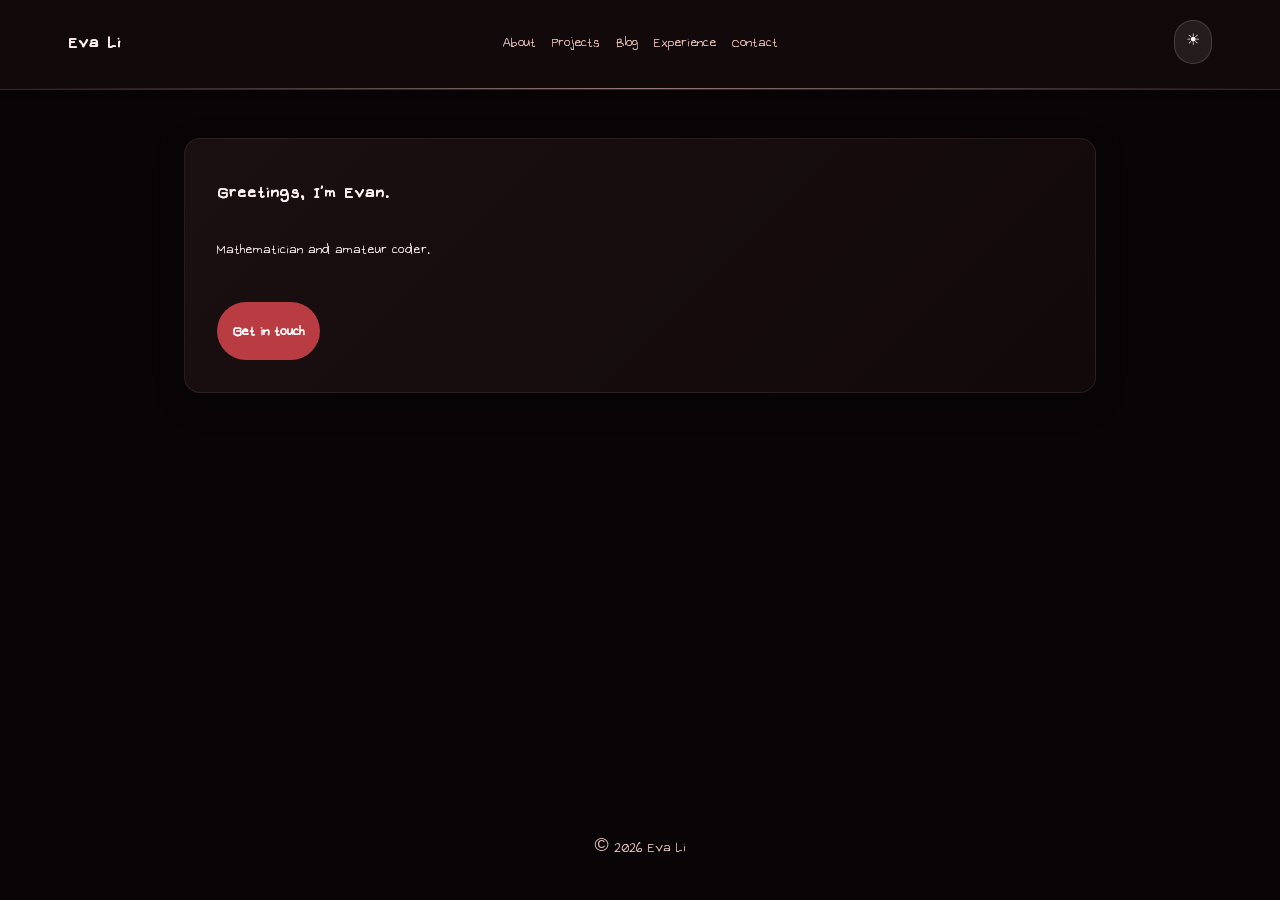
<file: index.html>
<!doctype html>
<html lang="en">
<head>
  <meta charset="utf-8" />
  <meta name="viewport" content="width=device-width, initial-scale=1" />
  <title>Eva Li | Portfolio</title>
  <link rel="stylesheet" href="styles.css" />
</head>
<body>
  <header>
    <nav>
      <a href="index.html" class="brand">Eva Li</a>
      <ul class="nav">
        <li><a href="about.html">About</a></li>
        <li><a href="projects.html">Projects</a></li>
        <li><a href="blog.html">Blog</a></li>
        <li><a href="experience.html">Experience</a></li>
        <li><a href="contact.html">Contact</a></li>
      </ul>
      <button class="theme-toggle" type="button" aria-label="Toggle dark mode">
        <span class="theme-toggle__label">☀︎</span>
      </button>
    </nav>
  </header>

  <main>
    <section class="hero">
      <h1>Greetings, I’m Evan.</h1>
      <p>Mathematician and amateur coder.</p>
      <a class="button" href="contact.html">Get in touch</a>
    </section>
  </main>

  <footer>
    <p>&copy; <span id="year"></span> Eva Li</p>
  </footer>

  <script src="main.js" defer></script>
</body>
</html>
</file>
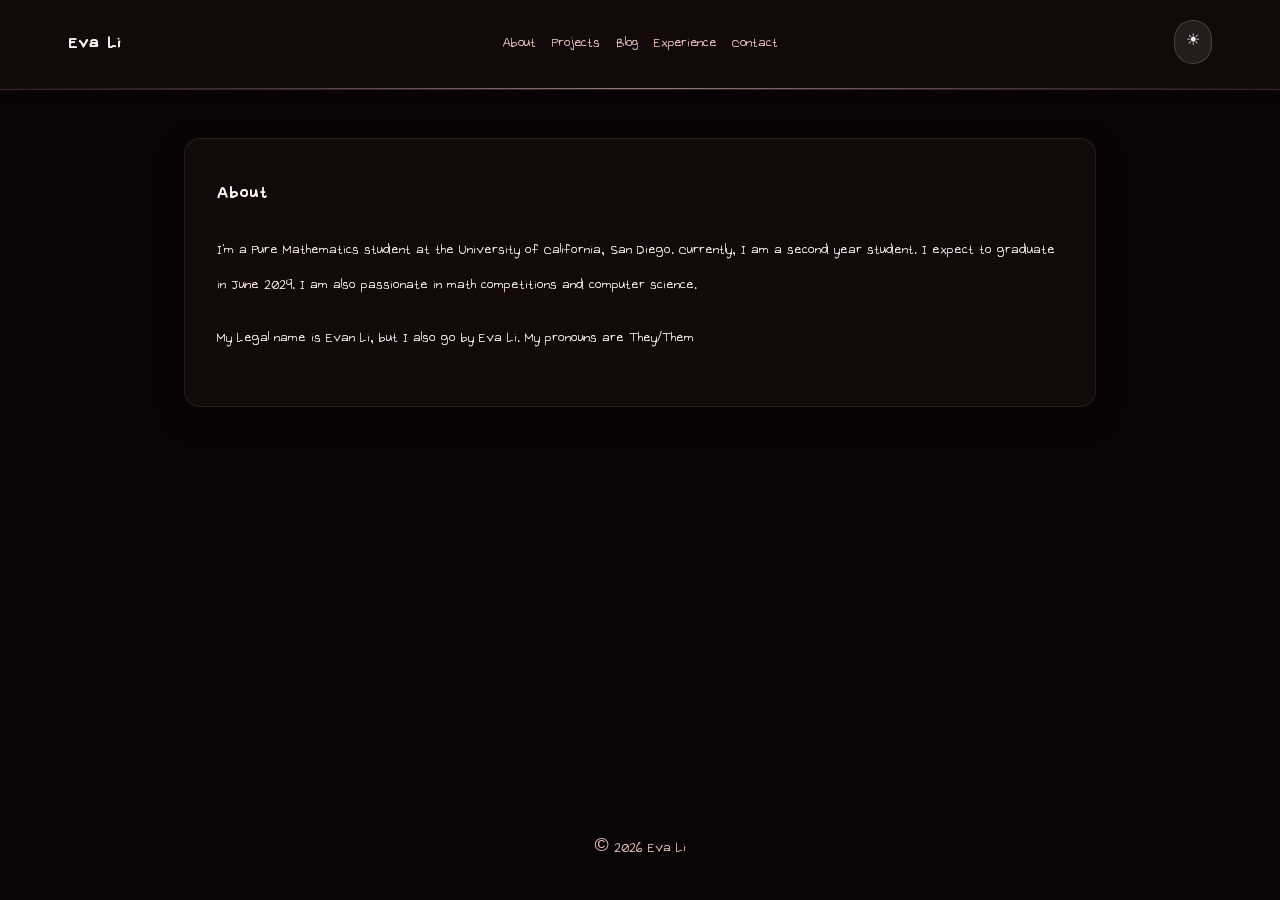
<file: about.html>
<!doctype html>
<html lang="en">
<head>
  <meta charset="utf-8" />
  <meta name="viewport" content="width=device-width, initial-scale=1" />
  <title>About | Eva Li</title>
  <link rel="stylesheet" href="styles.css" />
</head>
<body>
  <header>
    <nav>
      <a href="index.html" class="brand">Eva Li</a>
      <ul class="nav">
        <li><a href="about.html">About</a></li>
        <li><a href="projects.html">Projects</a></li>
        <li><a href="blog.html">Blog</a></li>
        <li><a href="experience.html">Experience</a></li>
        <li><a href="contact.html">Contact</a></li>
      </ul>
      <button class="theme-toggle" type="button" aria-label="Toggle dark mode">
        <span class="theme-toggle__label">☀︎</span>
      </button>
    </nav>
  </header>

  <main>
    <section class="page-content">
      <h1>About</h1>
      <p>I’m a Pure Mathematics student at the University of California, San Diego. Currently, I am a second year student. I expect to graduate in June 2029. I am also passionate in math competitions and computer science. </p>
      <p>My Legal name is Evan Li, but I also go by Eva Li. My pronouns are They/Them</p>
    </section>
  </main>

  <footer>
    <p>&copy; <span id="year"></span> Eva Li</p>
  </footer>

  <script src="main.js" defer></script>
</body>
</html>
</file>
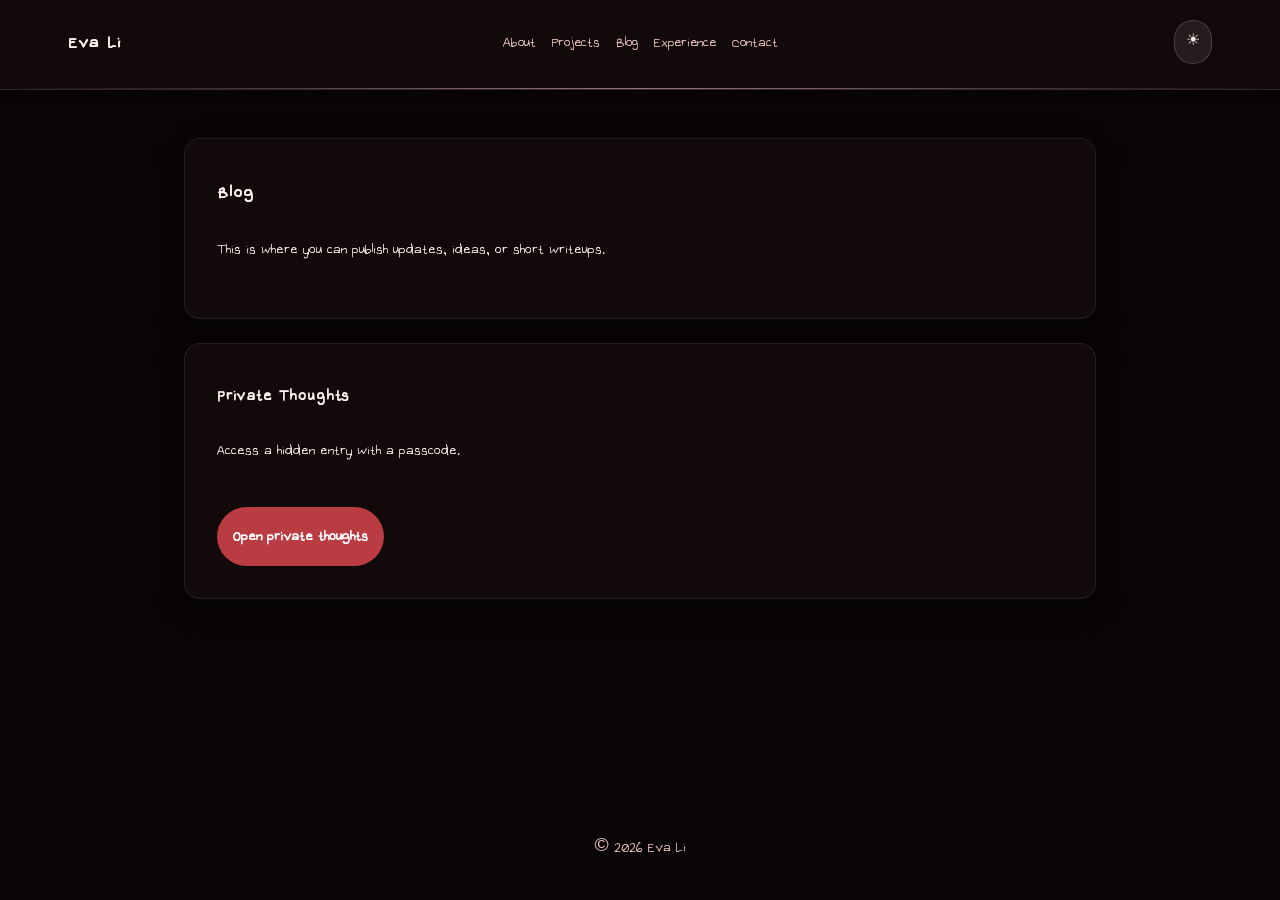
<file: blog.html>
<!doctype html>
<html lang="en">
<head>
  <meta charset="utf-8" />
  <meta name="viewport" content="width=device-width, initial-scale=1" />
  <title>Blog | Eva Li</title>
  <link rel="stylesheet" href="styles.css" />
</head>
<body>
  <header>
    <nav>
      <a href="index.html" class="brand">Eva Li</a>
      <ul class="nav">
        <li><a href="about.html">About</a></li>
        <li><a href="projects.html">Projects</a></li>
        <li><a href="blog.html">Blog</a></li>
        <li><a href="experience.html">Experience</a></li>
        <li><a href="contact.html">Contact</a></li>
      </ul>
      <button class="theme-toggle" type="button" aria-label="Toggle dark mode">
        <span class="theme-toggle__label">☀︎</span>
      </button>
    </nav>
  </header>

  <main>
    <section class="page-content">
      <h1>Blog</h1>
      <p>This is where you can publish updates, ideas, or short writeups.</p>
    </section>

    <section class="page-content blog-section">
      <h2>Private Thoughts</h2>
      <p>Access a hidden entry with a passcode.</p>
      <div class="blog-actions">
        <a class="button" href="private-thoughts.html">Open private thoughts</a>
      </div>
    </section>
  </main>

  <footer>
    <p>&copy; <span id="year"></span> Eva Li</p>
  </footer>

  <script src="main.js" defer></script>
</body>
</html>
</file>
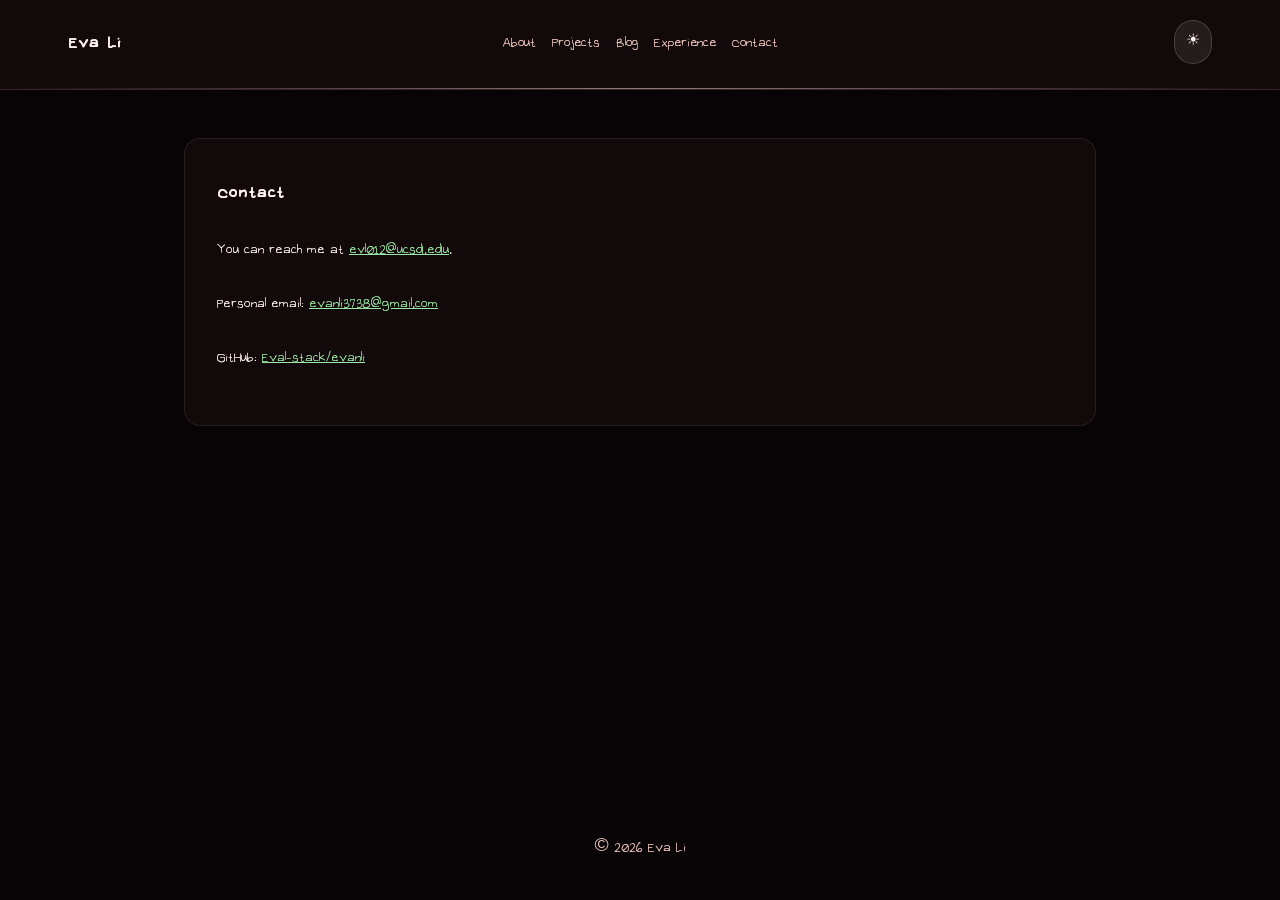
<file: contact.html>
<!doctype html>
<html lang="en">
<head>
  <meta charset="utf-8" />
  <meta name="viewport" content="width=device-width, initial-scale=1" />
  <title>Contact | Eva Li</title>
  <link rel="stylesheet" href="styles.css" />
</head>
<body>
  <header>
    <nav>
      <a href="index.html" class="brand">Eva Li</a>
      <ul class="nav">
        <li><a href="about.html">About</a></li>
        <li><a href="projects.html">Projects</a></li>
        <li><a href="blog.html">Blog</a></li>
        <li><a href="experience.html">Experience</a></li>
        <li><a href="contact.html">Contact</a></li>
      </ul>
      <button class="theme-toggle" type="button" aria-label="Toggle dark mode">
        <span class="theme-toggle__label">☀︎</span>
      </button>
    </nav>
  </header>

  <main>
    <section class="page-content">
      <h1>Contact</h1>
      <p>You can reach me at <a href="mailto:evl012@ucsd.edu">evl012@ucsd.edu</a>.</p>
      <p>Personal email: <a href="mailto:evanli3738@gmail.com">evanli3738@gmail.com</a></p>
      <p>GitHub: <a href="https://github.com/Eval-stack/evanli" target="_blank" rel="noopener noreferrer">Eval-stack/evanli</a></p>
    </section>
  </main>

  <footer>
    <p>&copy; <span id="year"></span> Eva Li</p>
  </footer>

  <script src="main.js" defer></script>
</body>
</html>
</file>
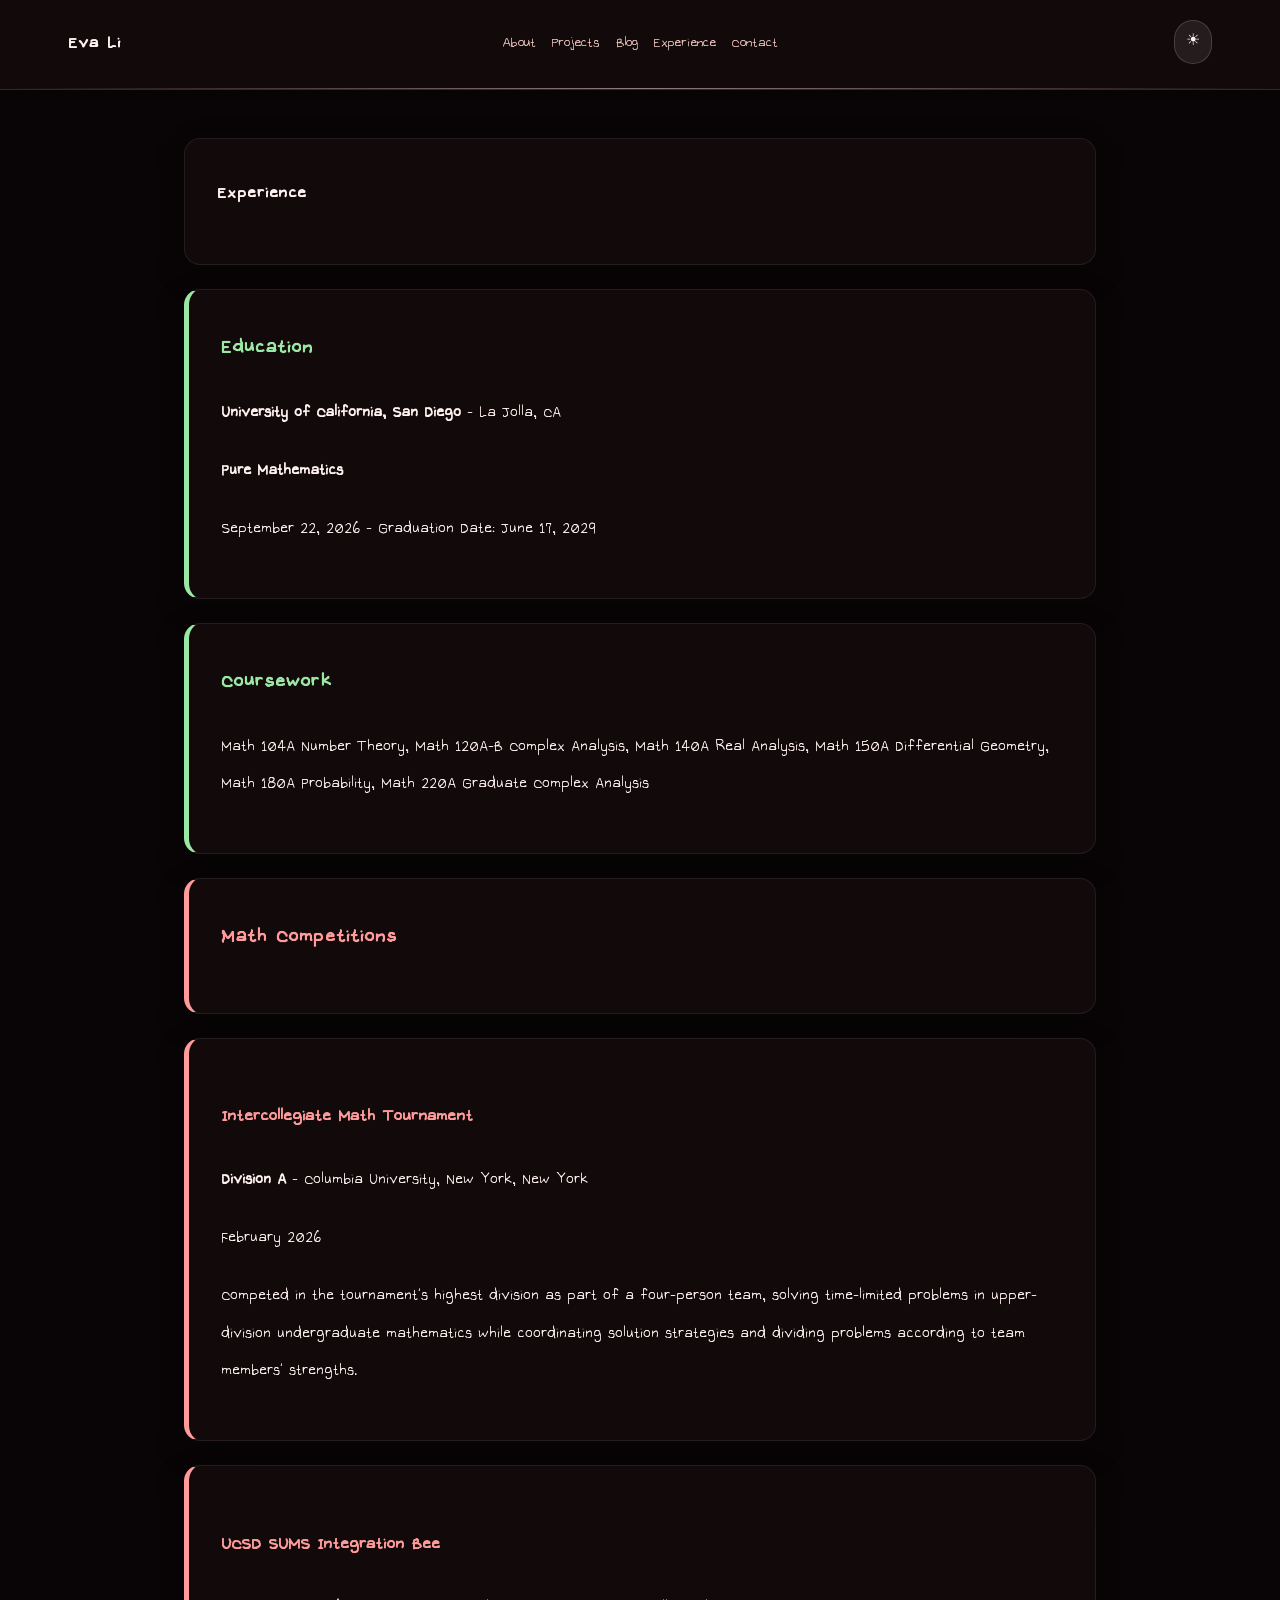
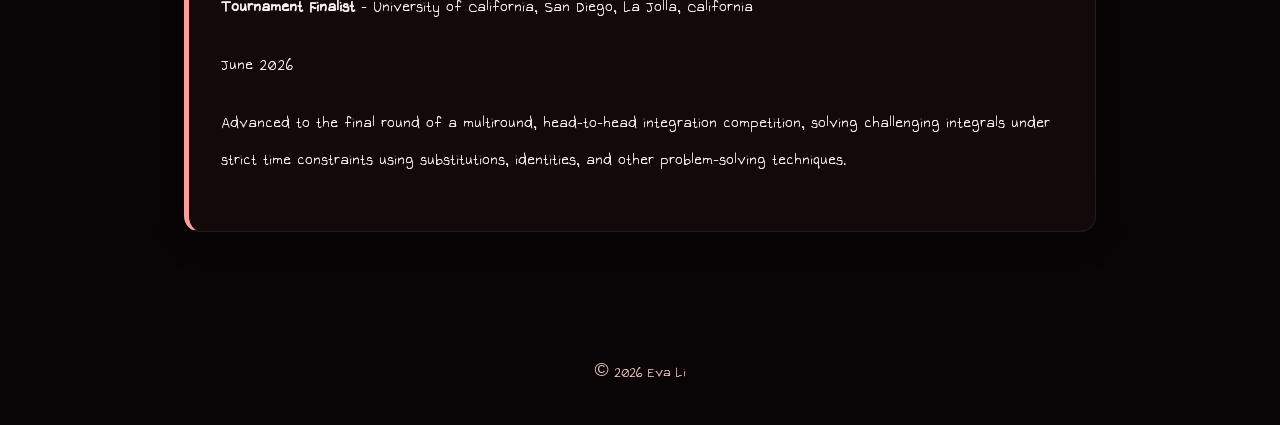
<file: experience.html>
<!doctype html>
<html lang="en">
<head>
  <meta charset="utf-8" />
  <meta name="viewport" content="width=device-width, initial-scale=1" />
  <title>Experience | Eva Li</title>
  <link rel="stylesheet" href="styles.css" />
</head>
<body>
  <header>
    <nav>
      <a href="index.html" class="brand">Eva Li</a>
      <ul class="nav">
        <li><a href="about.html">About</a></li>
        <li><a href="projects.html">Projects</a></li>
        <li><a href="blog.html">Blog</a></li>
        <li><a href="experience.html">Experience</a></li>
        <li><a href="contact.html">Contact</a></li>
      </ul>
      <button class="theme-toggle" type="button" aria-label="Toggle dark mode">
        <span class="theme-toggle__label">☀︎</span>
      </button>
    </nav>
  </header>

  <main>
    <section class="page-content">
      <h1>Experience</h1>
    </section>

    <section class="page-content education-section">
      <h2>Education</h2>
      <p><strong>University of California, San Diego</strong> - La Jolla, CA</p>
      <p><strong>Pure Mathematics</strong></p>
      <p>September 22, 2026 - Graduation Date: June 17, 2029</p>
    </section>

    <section class="page-content education-section">
      <h2>Coursework</h2>
      <p>Math 104A Number Theory, Math 120A-B Complex Analysis, Math 140A Real Analysis, Math 150A Differential Geometry, Math 180A Probability, Math 220A Graduate Complex Analysis</p>
    </section>

    <section class="page-content competition-section">
      <h2>Math Competitions</h2>
    </section>

    <section class="page-content competition-section">
      <h3>Intercollegiate Math Tournament</h3>
      <p><strong>Division A</strong> - Columbia University, New York, New York</p>
      <p>February 2026</p>
      <p>Competed in the tournament's highest division as part of a four-person team, solving time-limited problems in upper-division undergraduate mathematics while coordinating solution strategies and dividing problems according to team members' strengths.</p>
    </section>

    <section class="page-content competition-section">
      <h3>UCSD SUMS Integration Bee</h3>
      <p><strong>Tournament Finalist</strong> - University of California, San Diego, La Jolla, California</p>
      <p>June 2026</p>
      <p>Advanced to the final round of a multiround, head-to-head integration competition, solving challenging integrals under strict time constraints using substitutions, identities, and other problem-solving techniques.</p>
    </section>
  </main>

  <footer>
    <p>&copy; <span id="year"></span> Eva Li</p>
  </footer>

  <script src="main.js" defer></script>
</body>
</html>
</file>
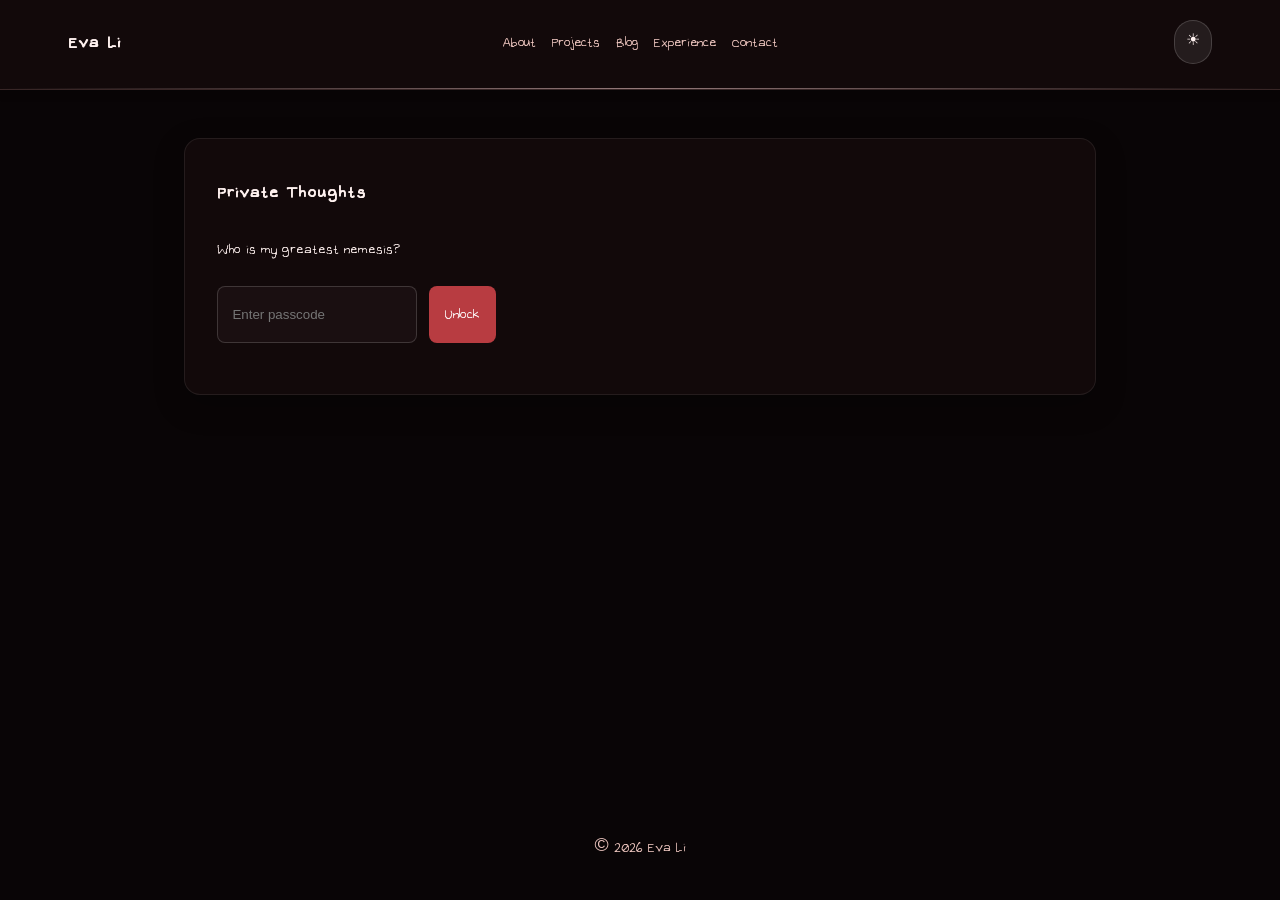
<file: private-thoughts.html>
<!doctype html>
<html lang="en">
<head>
  <meta charset="utf-8" />
  <meta name="viewport" content="width=device-width, initial-scale=1" />
  <title>Private Thoughts | Eva Li</title>
  <link rel="stylesheet" href="styles.css" />
</head>
<body>
  <header>
    <nav>
      <a href="index.html" class="brand">Eva Li</a>
      <ul class="nav">
        <li><a href="about.html">About</a></li>
        <li><a href="projects.html">Projects</a></li>
        <li><a href="blog.html">Blog</a></li>
        <li><a href="experience.html">Experience</a></li>
        <li><a href="contact.html">Contact</a></li>
      </ul>
      <button class="theme-toggle" type="button" aria-label="Toggle dark mode">
        <span class="theme-toggle__label">☀︎</span>
      </button>
    </nav>
  </header>

  <main>
    <section class="page-content">
      <h1>Private Thoughts</h1>
      <p id="passcode-prompt">Who is my greatest nemesis?</p>
      <form id="passcode-form" class="passcode-form">
        <input id="passcode-input" type="password" placeholder="Enter passcode" />
        <button type="submit">Unlock</button>
      </form>
      <p id="passcode-message" class="passcode-message"></p>
      <div id="private-content" class="hidden">
        <h2>Private Entry</h2>
        <p>Some thoughts are only for those who know the way in.</p>
      </div>
    </section>
  </main>

  <footer>
    <p>&copy; <span id="year"></span> Eva Li</p>
  </footer>

  <script src="main.js" defer></script>
</body>
</html>
</file>
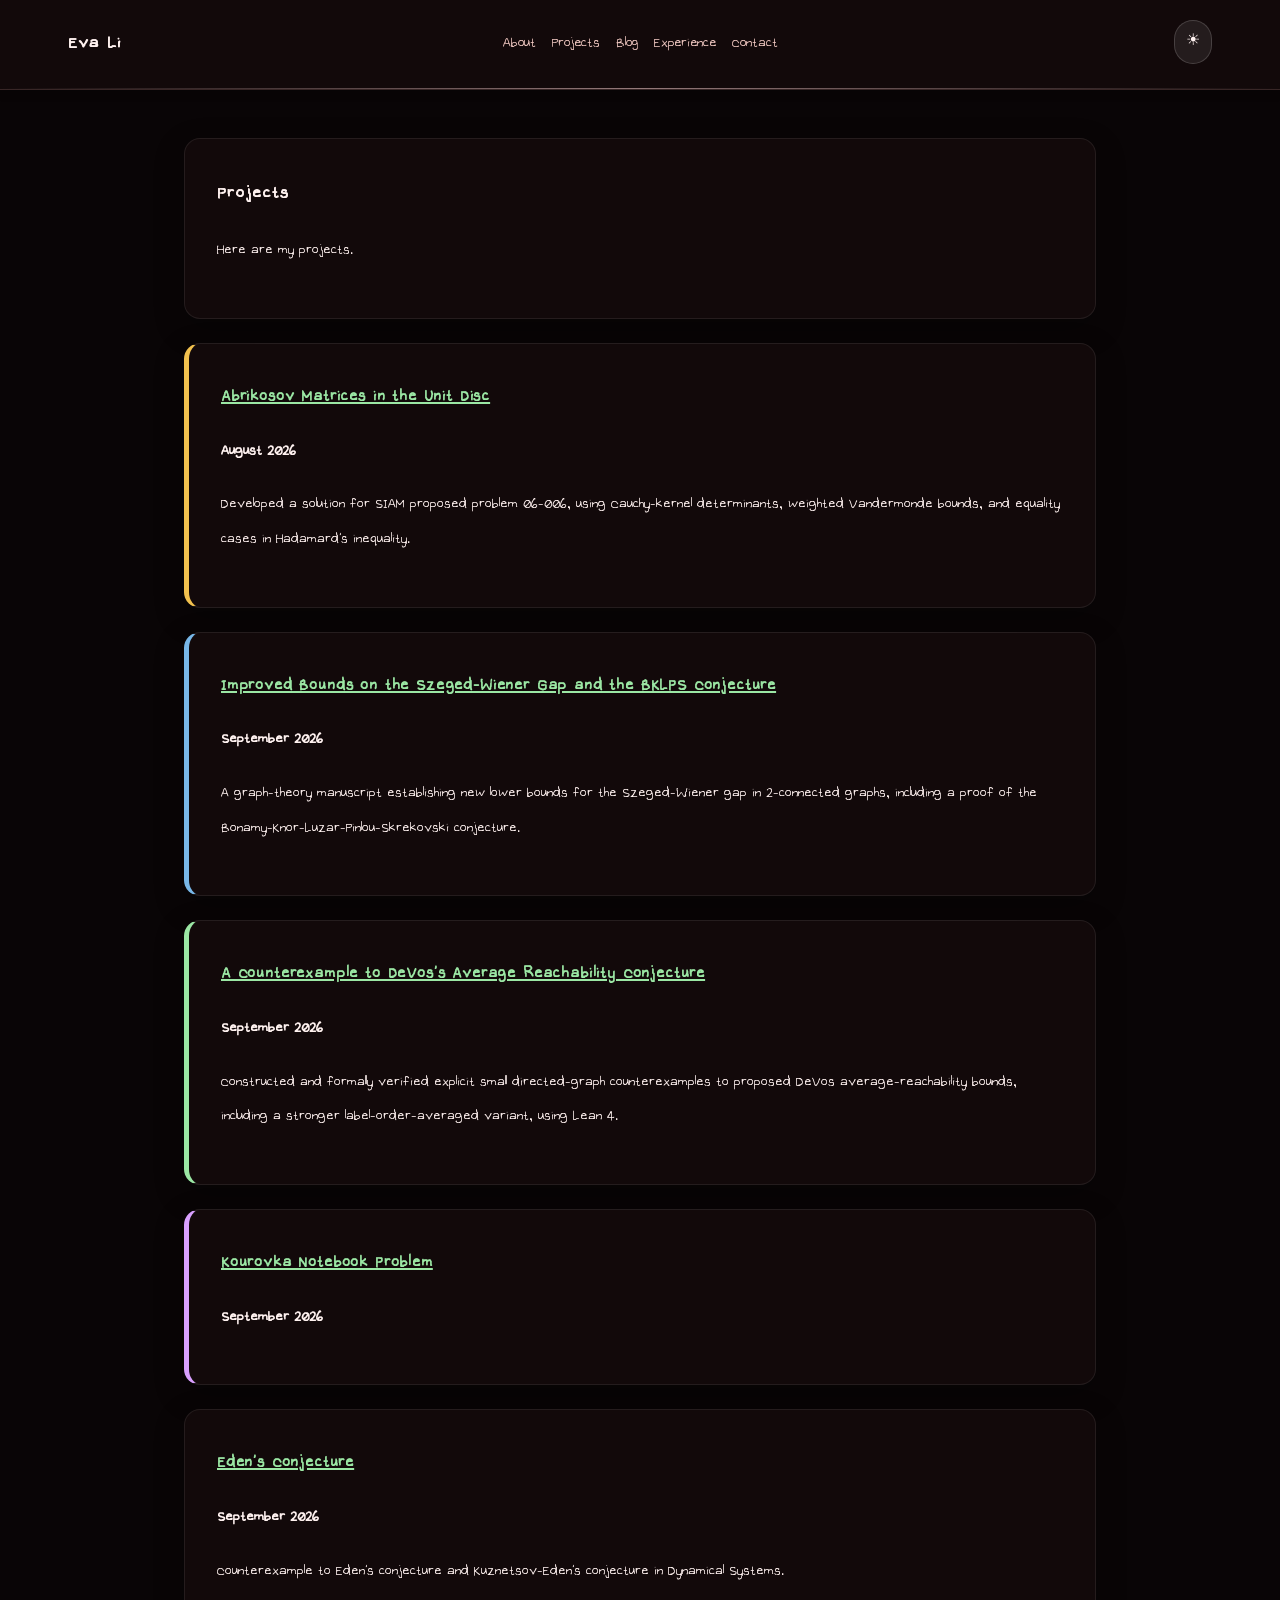
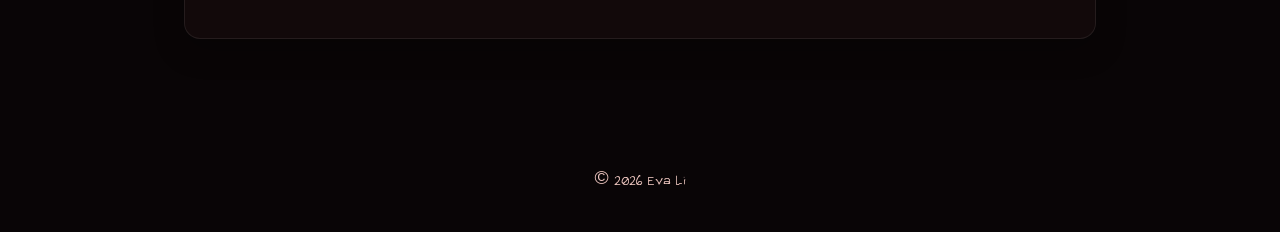
<file: projects.html>
<!doctype html>
<html lang="en">
<head>
  <meta charset="utf-8" />
  <meta name="viewport" content="width=device-width, initial-scale=1" />
  <title>Projects | Eva Li</title>
  <link rel="stylesheet" href="styles.css" />
</head>
<body>
  <header>
    <nav>
      <a href="index.html" class="brand">Eva Li</a>
      <ul class="nav">
        <li><a href="about.html">About</a></li>
        <li><a href="projects.html">Projects</a></li>
        <li><a href="blog.html">Blog</a></li>
        <li><a href="experience.html">Experience</a></li>
        <li><a href="contact.html">Contact</a></li>
      </ul>
      <button class="theme-toggle" type="button" aria-label="Toggle dark mode">
        <span class="theme-toggle__label">☀︎</span>
      </button>
    </nav>
  </header>

  <main>
    <section class="page-content">
      <h1>Projects</h1>
      <p>Here are my projects.</p>
    </section>

    <section class="page-content project-one">
      <h2><a href="https://github.com/Eval-stack/siam-06-006" target="_blank" rel="noopener noreferrer">Abrikosov Matrices in the Unit Disc</a></h2>
      <p><strong>August 2026</strong></p>
      <p>Developed a solution for SIAM proposed problem 06-006, using Cauchy-kernel determinants, weighted Vandermonde bounds, and equality cases in Hadamard's inequality.</p>
    </section>

    <section class="page-content project-two">
      <h2><a href="https://github.com/TPColor/bklps-conjecture" target="_blank" rel="noopener noreferrer">Improved Bounds on the Szeged-Wiener Gap and the BKLPS Conjecture</a></h2>
      <p><strong>September 2026</strong></p>
      <p>A graph-theory manuscript establishing new lower bounds for the Szeged-Wiener gap in 2-connected graphs, including a proof of the Bonamy-Knor-Luzar-Pinlou-Skrekovski conjecture.</p>
    </section>

    <section class="page-content project-three">
      <h2><a href="https://github.com/Eval-stack/the-average-in-devos-ordered-label-conjecture" target="_blank" rel="noopener noreferrer">A Counterexample to DeVos's Average Reachability Conjecture</a></h2>
      <p><strong>September 2026</strong></p>
      <p>Constructed and formally verified explicit small directed-graph counterexamples to proposed DeVos average-reachability bounds, including a stronger label-order-averaged variant, using Lean 4.</p>
    </section>
    <section class="page-content project-four">
      <h2><a href="https://github.com/TPColor/kourovka-notebook-problem-21.106" target="_blank" rel="noopener noreferrer">Kourovka Notebook Problem</a></h2>
      <p><strong>September 2026</strong></p>
    </section>

    <section class="page-content project-five">
      <h2><a href="https://github.com/Eval-stack/edens-conjecture" target="_blank" rel="noopener noreferrer">Eden's Conjecture</a></h2>
      <p><strong>September 2026</strong></p>
      <p>Counterexample to Eden's conjecture and Kuznetsov-Eden's conjecture in Dynamical Systems.</p>
    </section>
  </main>

  <footer>
    <p>&copy; <span id="year"></span> Eva Li</p>
  </footer>

  <script src="main.js" defer></script>
</body>
</html>
</file>
<file: styles.css>
:root {
  color-scheme: dark;
  --bg: #090506;
  --surface: #12090a;
  --surface-2: #1a0f11;
  --text: #fff2f0;
  --muted: #f0c8c1;
  --accent: #b83c41;
  --accent-2: #9be7a4;
}

body.light-mode {
  --bg: #f7ece7;
  --surface: #fff4ee;
  --surface-2: #f1ddd3;
  --text: #2b1814;
  --muted: #6f5149;
  --accent: #a0333d;
  --accent-2: #3f8b45;
}

* {
  box-sizing: border-box;
}

@font-face {
  font-family: 'omori_game2';
  src: url('OMORI_GAME2 (3).ttf') format('truetype');
  font-weight: normal;
  font-style: normal;
}

body {
  margin: 0;
  min-height: 100vh;
  display: flex;
  flex-direction: column;
  font-family: 'omori_game2', "Trebuchet MS", "Comic Sans MS", "Segoe UI", Tahoma, Geneva, Verdana, sans-serif;
  background: var(--bg);
  color: var(--text);
  line-height: 1.8;
  font-size: 1.2rem;
}

h1,
h2,
.brand {
  font-family: 'omori_game2', "Courier New", "Lucida Console", monospace;
  letter-spacing: 0.04em;
}

header {
  background: var(--surface);
  backdrop-filter: blur(8px);
  transition: background 0.2s ease;
}

footer {
  background: var(--bg);
  backdrop-filter: blur(8px);
}

header {
  border-bottom: 1px solid rgba(255, 185, 185, 0.16);
  box-shadow: 0 2px 10px rgba(0, 0, 0, 0.2);
  margin-bottom: 1rem;
}

header::after {
  content: "";
  display: block;
  height: 1px;
  background: linear-gradient(90deg, transparent, rgba(255, 214, 214, 0.55), transparent);
  margin-top: 0.25rem;
}

nav {
  max-width: 1200px;
  margin: 0 auto;
  padding: 1.25rem 1.75rem;
  display: grid;
  grid-template-columns: 1fr auto 1fr;
  align-items: center;
  min-height: 3.5rem;
}

.brand {
  color: var(--text);
  text-decoration: none;
  font-weight: 700;
  font-size: 1.45rem;
  justify-self: start;
}

.nav {
  list-style: none;
  display: flex;
  gap: 1rem;
  padding: 0;
  margin: 0;
  justify-self: center;
}

.nav a {
  color: var(--muted);
  text-decoration: none;
  font-size: 1.18rem;
}

.nav a:hover,
.nav a:focus {
  color: var(--accent);
}

.theme-toggle {
  justify-self: end;
  border: 1px solid rgba(255,255,255,0.16);
  background: rgba(255,255,255,0.08);
  color: var(--text);
  border-radius: 999px;
  padding: 0.4rem 0.7rem;
  cursor: pointer;
  font: inherit;
  font-size: 1.02rem;
}

body.light-mode .theme-toggle {
  border-color: rgba(0,0,0,0.12);
  background: rgba(0,0,0,0.06);
}

main {
  flex: 1;
  max-width: 960px;
  margin: 0 auto;
  padding: 2rem 1.5rem 4rem;
  width: 100%;
}

.hero,
.content,
.contact,
.page-content {
  background: var(--surface);
  border: 1px solid rgba(255, 255, 255, 0.08);
  border-radius: 16px;
  padding: 2rem;
  margin-bottom: 1.5rem;
  box-shadow: 0 10px 30px rgba(0, 0, 0, 0.25);
}

.hero {
  background: linear-gradient(135deg, var(--surface-2), var(--surface));
}

.project-one,
.project-two,
.project-three,
.project-four {
  border-left-width: 5px;
}

.project-one {
  border-left-color: #f2c14e;
}

.project-one h2 {
  color: #f2c14e;
}

.project-two {
  border-left-color: #78b7e8;
}

.project-two h2 {
  color: #78b7e8;
}

.project-three {
  border-left-color: #9be7a4;
}

.project-three h2 {
  color: #9be7a4;
}

.project-four {
  border-left-color: #d9a0ff;
}

.project-four h2 {
  color: #d9a0ff;
}

.education-section,
.competition-section {
  font-size: 1.3rem;
}

.education-section {
  border-left: 5px solid #9be7a4;
}

.education-section h2 {
  color: #9be7a4;
  font-size: 1.65rem;
}

.competition-section {
  border-left: 5px solid #ff9b9b;
}

.competition-section h2,
.competition-section h3 {
  color: #ff9b9b;
}

.competition-section h2 {
  font-size: 1.65rem;
}

.competition-section h3 {
  font-size: 1.45rem;
}

.button {
  display: inline-block;
  margin-top: 1rem;
  padding: 0.75rem 1rem;
  background: var(--accent);
  color: white;
  border-radius: 999px;
  text-decoration: none;
  font-weight: 700;
}

.blog-actions {
  margin-top: 1.5rem;
}

.passcode-form {
  display: flex;
  gap: 0.75rem;
  flex-wrap: wrap;
  margin-top: 1rem;
}

.passcode-form input {
  padding: 0.7rem 0.9rem;
  border-radius: 8px;
  border: 1px solid rgba(255,255,255,0.16);
  background: var(--surface-2);
  color: var(--text);
}

.passcode-form button {
  padding: 0.7rem 1rem;
  border: none;
  border-radius: 8px;
  background: var(--accent);
  color: white;
  cursor: pointer;
  font: inherit;
}

.passcode-message {
  margin-top: 0.75rem;
  color: var(--accent-2);
}

.hidden {
  display: none;
}

.card-grid {
  display: grid;
  grid-template-columns: repeat(auto-fit, minmax(180px, 1fr));
  gap: 1rem;
  margin-top: 1rem;
}

.card {
  display: block;
  padding: 1rem;
  border-radius: 12px;
  background: var(--surface-2);
  color: var(--text);
  text-decoration: none;
  transition: transform 0.2s ease, border-color 0.2s ease;
  border: 1px solid transparent;
}

.card:hover,
.card:focus {
  transform: translateY(-2px);
  border-color: var(--accent);
}

h1,
h2 {
  margin-top: 0;
  font-size: 1.3rem;
}

h1 {
  font-size: 1.45rem;
}

a {
  color: var(--accent-2);
}

footer {
  text-align: center;
  padding: 1rem 1.5rem;
  color: var(--muted);
}
</file>
